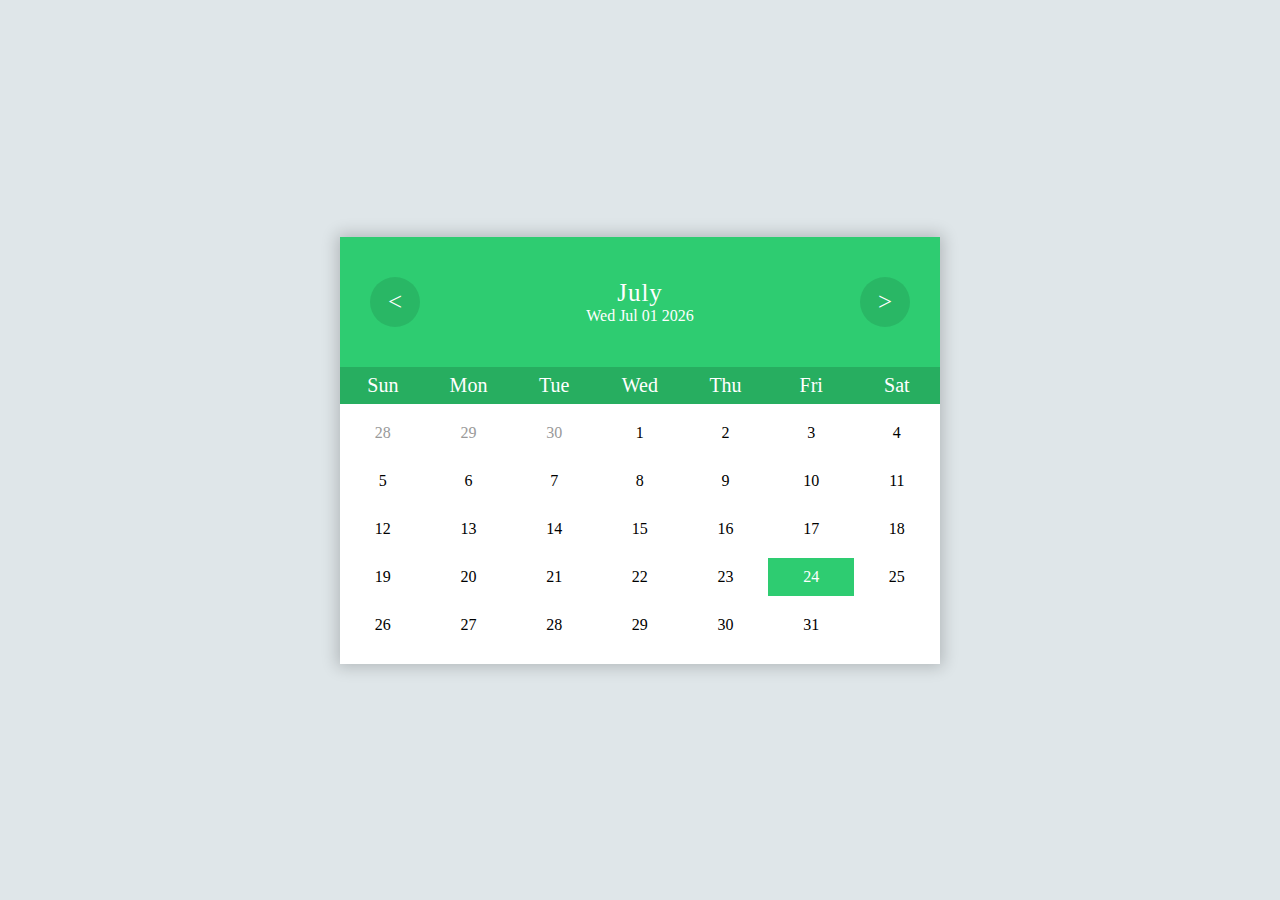
<file: pro_links/Calander/index.html>
<!DOCTYPE html>
<html lang="en">

<head>
    <meta charset="UTF-8">
    <meta http-equiv="X-UA-Compatible" content="IE=edge">
    <meta name="viewport" content="width=device-width, initial-scale=1.0">
    <link rel="stylesheet" href="./css/index.css">
    <title>Calendar Projects</title>
</head>

<body onload="Reloade();">
    <div class="box">
        <div class="calendar">
            <div class="month">
                <div class="prev" onclick="moveMonth('prev');">
                    <span>
                        < </span>
                </div>
                <div>
                    <h2 id="month"></h2>
                    <p id="date_str"></p>
                </div>
                <div class="next" onclick="moveMonth('next');">
                    <span>></span>
                </div>
            </div>
            <div class="weeks">
                <div>Sun</div>
                <div>Mon</div>
                <div>Tue</div>
                <div>Wed</div>
                <div>Thu</div>
                <div>Fri</div>
                <div>Sat</div>
            </div>
            <div class="days">
            </div>
        </div>
    </div>
    <script src="./js/index.js"></script>
</body>

</html>
</file>
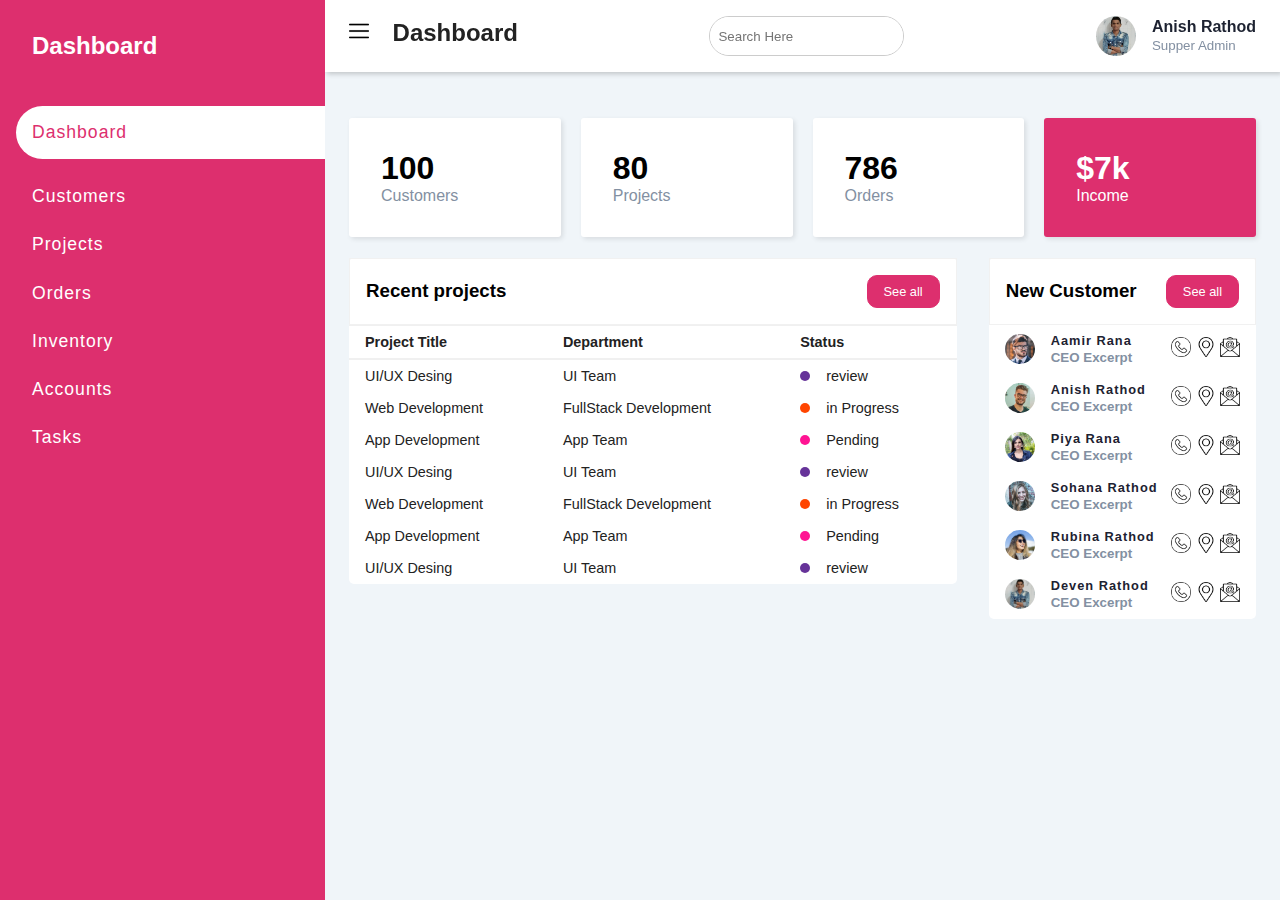
<file: pro_links/Dashboard/index.html>
<!DOCTYPE html>
<html lang="en">

<head>
  <meta charset="UTF-8" />
  <meta http-equiv="X-UA-Compatible" content="IE=edge" />
  <meta name="viewport" content="width=device-width, initial-scale=1.0" />
  <link rel="stylesheet" href="./css/style.css" />
  <title>Dashboard</title>
</head>

<body>
  <input type="checkbox" id="nav_toggle">
  <div class="sidebar">
    <div class="sidebar_brand">
      <h2>Dashboard</h2>
    </div>
    <div class="sidebar_menu">
      <ul>
        <li>
          <a href="" class="active"><span>Dashboard</span></a>
        </li>
        <li>
          <a href=""><span>Customers</span></a>
        </li>
        <li>
          <a href=""><span>Projects</span></a>
        </li>
        <li>
          <a href=""><span>Orders</span></a>
        </li>
        <li>
          <a href=""><span>Inventory</span></a>
        </li>
        <li>
          <a href=""><span>Accounts</span></a>
        </li>
        <li>
          <a href=""><span>Tasks</span></a>
        </li>
      </ul>
    </div>
  </div>
  <div class="main_content">
    <header>
      <h2>
        <label for="nav_toggle">
          <img src="./img/menu.png" width="20px" height="20px" alt="" />
        </label>
        Dashboard
      </h2>
      <div class="search_wrapper">
        <input type="search" placeholder="Search Here" />
      </div>
      <div class="user_wrapper">
        <img src="./img/me.jpg" width="40px" height="40px" alt="" />
        <div>
          <h4>Anish Rathod</h4>
          <small>Supper Admin</small>
        </div>
      </div>
    </header>
    <main>
      <div class="cards">
        <div class="card_single">
          <div>
            <h1>100</h1>
            <span>Customers</span>
          </div>
        </div>
        <div class="card_single">
          <div>
            <h1>80</h1>
            <span>Projects</span>
          </div>
        </div>
        <div class="card_single">
          <div>
            <h1>786</h1>
            <span>Orders</span>
          </div>
        </div>
        <div class="card_single">
          <div>
            <h1>$7k</h1>
            <span>Income</span>
          </div>
        </div>
      </div>
      <div class="recent_grid">
        <div class="projects">
          <div class="card">
            <div class="card_header">
              <h3>Recent projects</h3>
              <button>See all</button>
            </div>
            <div class="card_body">
              <div class="table_renponsive">
                <table width="100%">
                  <thead>
                    <tr>
                      <td>Project Title</td>
                      <td>Department</td>
                      <td>Status</td>
                    </tr>
                  </thead>
                  <tbody>
                    <tr>
                      <td>UI/UX Desing</td>
                      <td>UI Team</td>
                      <td>
                        <span class="status purple">
                        </span>
                        review
                      </td>
                    </tr>
                    <tr>
                      <td>Web Development</td>
                      <td>FullStack Development</td>
                      <td>
                        <span class="status orange">
                        </span>
                        in Progress
                      </td>
                    </tr>
                    <tr>
                      <td>App Development</td>
                      <td>App Team</td>
                      <td>
                        <span class="status pink">
                        </span>
                        Pending
                      </td>
                    </tr>
                    <tr>
                      <td>UI/UX Desing</td>
                      <td>UI Team</td>
                      <td>
                        <span class="status purple">
                        </span>
                        review
                      </td>
                    </tr>
                    <tr>
                      <td>Web Development</td>
                      <td>FullStack Development</td>
                      <td>
                        <span class="status orange">
                        </span>
                        in Progress
                      </td>
                    </tr>
                    <tr>
                      <td>App Development</td>
                      <td>App Team</td>
                      <td>
                        <span class="status pink">
                        </span>
                        Pending
                      </td>
                    </tr>
                    <tr>
                      <td>UI/UX Desing</td>
                      <td>UI Team</td>
                      <td>
                        <span class="status purple">
                        </span>
                        review
                      </td>
                    </tr>
                  </tbody>
                </table>
              </div>
            </div>
          </div>
        </div>
        <div class="customers">
          <div class="card">
            <div class="card_header">
              <h3>New Customer</h3>
              <button>See all</button>
            </div>
            <div class="card_body">
              <div class="customer">
                <div class="info">
                  <img src="./img/comments-2.jpg" width="30px" height="30px" alt="">
                  <div>
                    <h4>Aamir Rana</h4>
                    <small> CEO Excerpt
                    </small>
                  </div>
                </div>
                <div class="contact">
                  <img src="./img/phone-icon.png" width="10px" height="10px" alt="">
                  <img src="./img/map-icon.png" width="10px" height="10px" alt="">
                  <img src="./img/email-icon.png" width="10px" height="10px" alt="">
                </div>
              </div>
              <div class="customer">
                <div class="info">
                  <img src="./img/comments-5.jpg" width="30px" height="30px" alt="">
                  <div>
                    <h4>Anish Rathod</h4>
                    <small> CEO Excerpt
                    </small>
                  </div>
                </div>
                <div class="contact">
                  <img src="./img/phone-icon.png" width="10px" height="10px" alt="">
                  <img src="./img/map-icon.png" width="10px" height="10px" alt="">
                  <img src="./img/email-icon.png" width="10px" height="10px" alt="">
                </div>
              </div>
              <div class="customer">
                <div class="info">
                  <img src="./img/comments-4.jpg" width="30px" height="30px" alt="">
                  <div>
                    <h4>Piya Rana</h4>
                    <small> CEO Excerpt
                    </small>
                  </div>
                </div>
                <div class="contact">
                  <img src="./img/phone-icon.png" width="10px" height="10px" alt="">
                  <img src="./img/map-icon.png" width="10px" height="10px" alt="">
                  <img src="./img/email-icon.png" width="10px" height="10px" alt="">
                </div>
              </div>
              <div class="customer">
                <div class="info">
                  <img src="./img/comments-3.jpg" width="30px" height="30px" alt="">
                  <div>
                    <h4>Sohana Rathod</h4>
                    <small> CEO Excerpt
                    </small>
                  </div>
                </div>
                <div class="contact">
                  <img src="./img/phone-icon.png" width="10px" height="10px" alt="">
                  <img src="./img/map-icon.png" width="10px" height="10px" alt="">
                  <img src="./img/email-icon.png" width="10px" height="10px" alt="">
                </div>
              </div>

              <div class="customer">
                <div class="info">
                  <img src="./img/blog-author.jpg" width="30px" height="30px" alt="">

                  <div>
                    <h4>Rubina Rathod</h4>
                    <small> CEO Excerpt
                    </small>
                  </div>
                </div>
                <div class="contact">
                  <img src="./img/phone-icon.png" width="10px" height="10px" alt="">
                  <img src="./img/map-icon.png" width="10px" height="10px" alt="">
                  <img src="./img/email-icon.png" width="10px" height="10px" alt="">
                </div>
              </div>
              <div class="customer">
                <div class="info">
                  <img src="./img/me.jpg" width="30px" height="30px" alt="">

                  <div>
                    <h4>Deven Rathod</h4>
                    <small> CEO Excerpt
                    </small>
                  </div>
                </div>
                <div class="contact">
                  <img src="./img/phone-icon.png" width="10px" height="10px" alt="">
                  <img src="./img/map-icon.png" width="10px" height="10px" alt="">
                  <img src="./img/email-icon.png" width="10px" height="10px" alt="">
                </div>
              </div>
            </div>
          </div>
        </div>
    </main>
  </div>
</body>

</html>
</file>
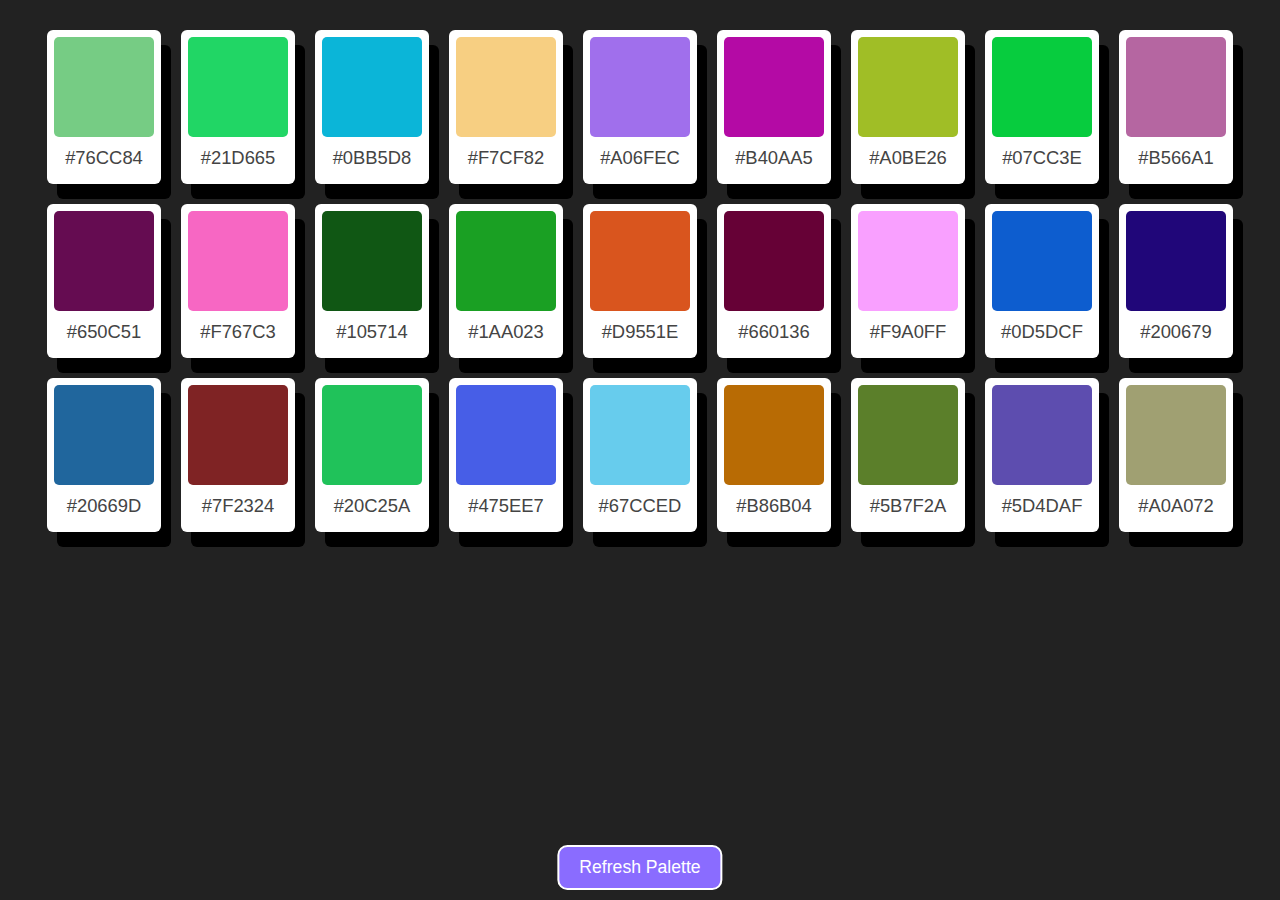
<file: pro_links/colorPalete.html>
<!DOCTYPE html>
<html lang="en">

<head>
    <meta charset="UTF-8">
    <meta http-equiv="X-UA-Compatible" content="IE=edge">
    <meta name="viewport" content="width=device-width, initial-scale=1.0">
    <title>Color Palette ❤️ </title>
    <style>
        * {
            margin: 0;
            padding: 0;
            box-sizing: border-box;
            font-family: "Poppins", sans-serif;
        }

        body {
            background: #222;
        }

        .container {
            margin: 20px;
            display: flex;
            flex-wrap: wrap;
            justify-content: center;
        }

        .container .color {
            background: #fff;
            list-style: none;
            margin: 10px;
            padding: 7px;
            border-radius: 6px;
            text-align: center;
            cursor: pointer;
            box-shadow: 10px 15px #000;
            transition: transform 0.3s ease;
        }

        .container .color:active {
            transform: scale(0.95);

        }

        .color:hover .rect-box {
            filter: brightness(110%);
        }

        .color .hex-value {
            display: block;
            color: #444;
            font-weight: 500;
            font-size: 1.15rem;
            margin: 10px 0 8px;
            text-transform: uppercase;
        }

        .color .rect-box {
            width: 100px;
            height: 100px;
            border-radius: 5px;
            background: #8A6CFF;

        }

        .refresh-btn {
            position: fixed;
            left: 50%;
            bottom: 10px;
            outline: none;
            font-size: 1.1rem;
            padding: 10px 20px;
            font-weight: 500;
            color: #fff;
            background: #8A6CFF;
            border: 2px solid #fff;
            border-radius: 10px;
            transform: translateX(-50%);
            cursor: pointer;
        }
    </style>
</head>

<body>
    <ul class="container"></ul>
    <button class="refresh-btn">Refresh Palette</button>

    <script>
        const refreshBtn = document.querySelector(".refresh-btn");
        const container = document.querySelector(".container");
        const maxbox = 27;
        const generatePalette = () => {
            container.innerHTML = " ";
            for (i = 0; i < maxbox; i++) {
                let randomHex = Math.floor(Math.random() * 0xffffff).toString(16);
                randomHex = `#${randomHex.padStart(6, "0")}`

                const color = document.createElement("li");
                color.classList.add("color");
                color.innerHTML = `<div class="rect-box" style="background:${randomHex}"></div>
                                   <span class="hex-value">${randomHex}</span>`;
                color.addEventListener("click", () => copyColor(color, randomHex));

                container.appendChild(color);
            }
        }
        generatePalette();
        const copyColor = (elem, haxVal) => {
            const colorElement = elem.querySelector(".hex-value");
            // console.log(elem, haxval);
            navigator.clipboard.writeText(haxVal).then(() => {
                colorElement.innerHTML = "Copied"
                setTimeout(() => colorElement.innerHTML = haxVal, 1000);
            })


        }
        refreshBtn.addEventListener("click", generatePalette);    </script>


</body>

</html>
</file>
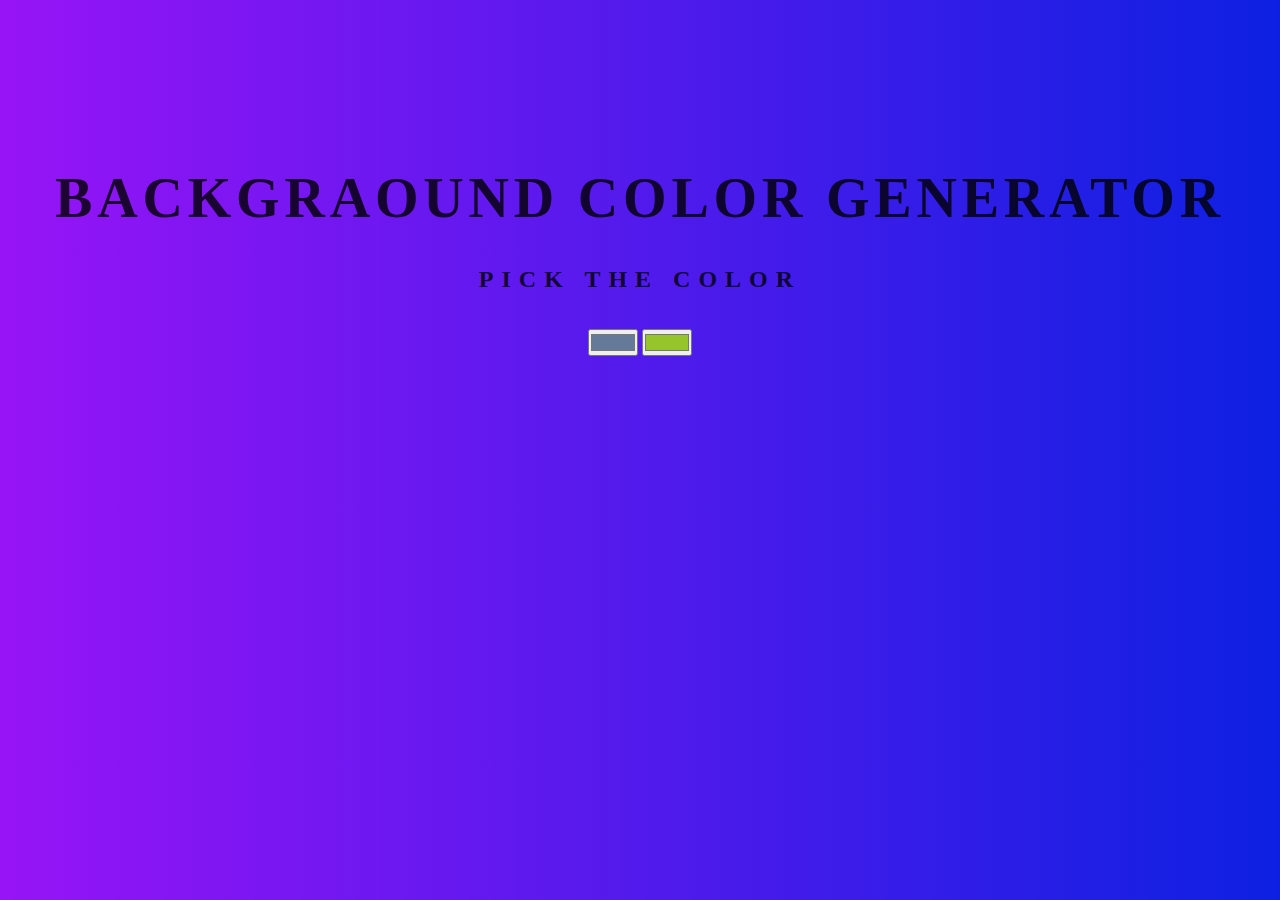
<file: pro_links/LinearBackground.html>
<!DOCTYPE html>
<html lang="en">

<head>
    <meta charset="UTF-8">
    <meta http-equiv="X-UA-Compatible" content="IE=edge">
    <meta name="viewport" content="width=device-width, initial-scale=1.0">

    <title>Linear-Gradient color</title>
    <style>
        * {
            margin: 0;
            padding: 0;
            box-sizing: border-box;
        }

        #bodybg {
            width: 100%;
            height: 100vh;
            background-image: linear-gradient(to right, #9714f6, #0d20e2);
        }

        #centerdiv {
            width: 100%;
            position: absolute;
            top: 30%;
            left: 50%;
            transform: translate(-50%, -50%);
            text-align: center;
        }

        h1 {
            font-size: 3.5rem;
            font-weight: bold;
            color: rgba(0, 0, 0, .8);
            text-transform: uppercase;
            letter-spacing: .3rem;
        }

        h2 {
            font-size: 1.5rem;
            font-weight: bold;
            color: rgba(0, 0, 0, .8);
            text-transform: uppercase;
            letter-spacing: .5rem;
        }

        h3 {
            font-size: 1.5rem;
            font-weight: bold;
            color: rgba(0, 0, 0, .8);
            text-transform: capitalize;
            letter-spacing: .2rem;
            width: 80%;
            margin: auto;
        }
    </style>
</head>

<body id="bodybg">
    <div id="centerdiv">
        <h1>BACKGRAOUND COLOR GENERATOR</h1>
        <br><br>
        <h2>PICK THE COLOR</h2>
        <br><br>
        <input type="color" id="colorone" value="#657A99">
        <input type="color" id="colortwo" value="#95C42B">
        <br><br>
        <h3 id="show"></h3>
    </div>


    <script>

        const one = document.getElementById('colorone');
        const two = document.getElementById('colortwo');
        const bodybg = document.getElementById('bodybg');
        const show = document.getElementById('show');

        function setbgcolor() {
            bodybg.style.background = `linear-gradient(to right,${colorone.value},${colortwo.value})`;
            show.textContent = `copy code: linear-gradient(35deg,${colorone.value},${colortwo.value})`;
        }
        one.addEventListener('input', setbgcolor);
        two.addEventListener('input', setbgcolor);
    </script>
</body>

</html>
</file>
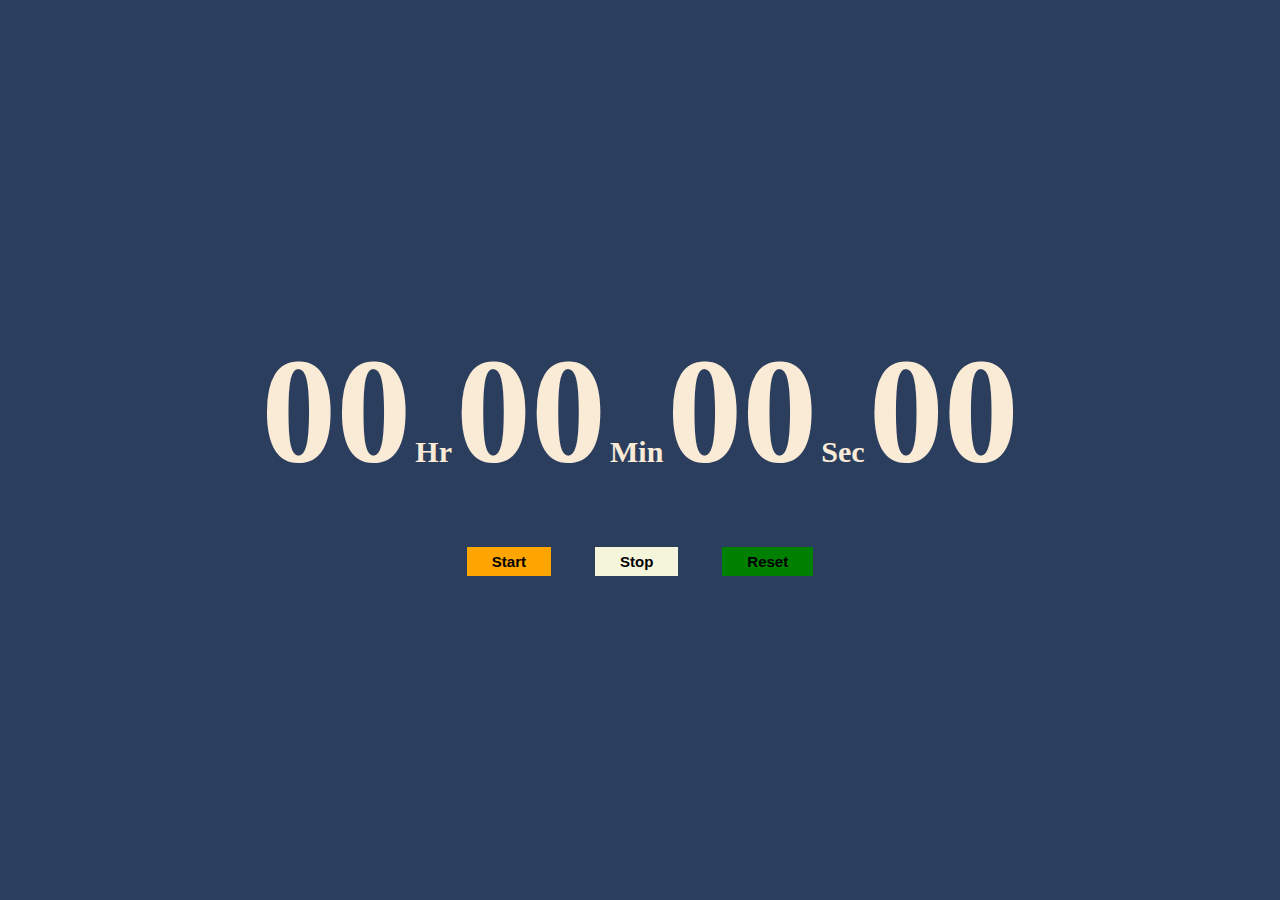
<file: pro_links/Timer.html>
<!DOCTYPE html>
<html lang="en">

<head>
    <meta charset="UTF-8">
    <meta http-equiv="X-UA-Compatible" content="IE=edge">
    <meta name="viewport" content="width=device-width, initial-scale=1.0">
    <link rel="stylesheet" href="Timer.css">
    <title>🕥</title>
</head>

<body>

    <div id="contener">
        <div id="time">
            <span class="digit" id="hr">00</span>
            <span class="txt">Hr</span>
            <span class="digit" id="min">00</span>
            <span class="txt">Min</span>
            <span class="digit" id="sec">00</span>
            <span class="txt">Sec</span>
            <span class="digit" id="count">00</span>
        </div>
        <div id="button">
            <button class="btn" id="st" onclick=" Start()">Start</button>
            <button class="btn" id="s" onclick=" Stop()">Stop</button>
            <button class="btn" id="re" onclick=" Reset()">Reset</button>
        </div>
    </div>
    <script src="Timer.js"></script>
</body>

</html>
</file>
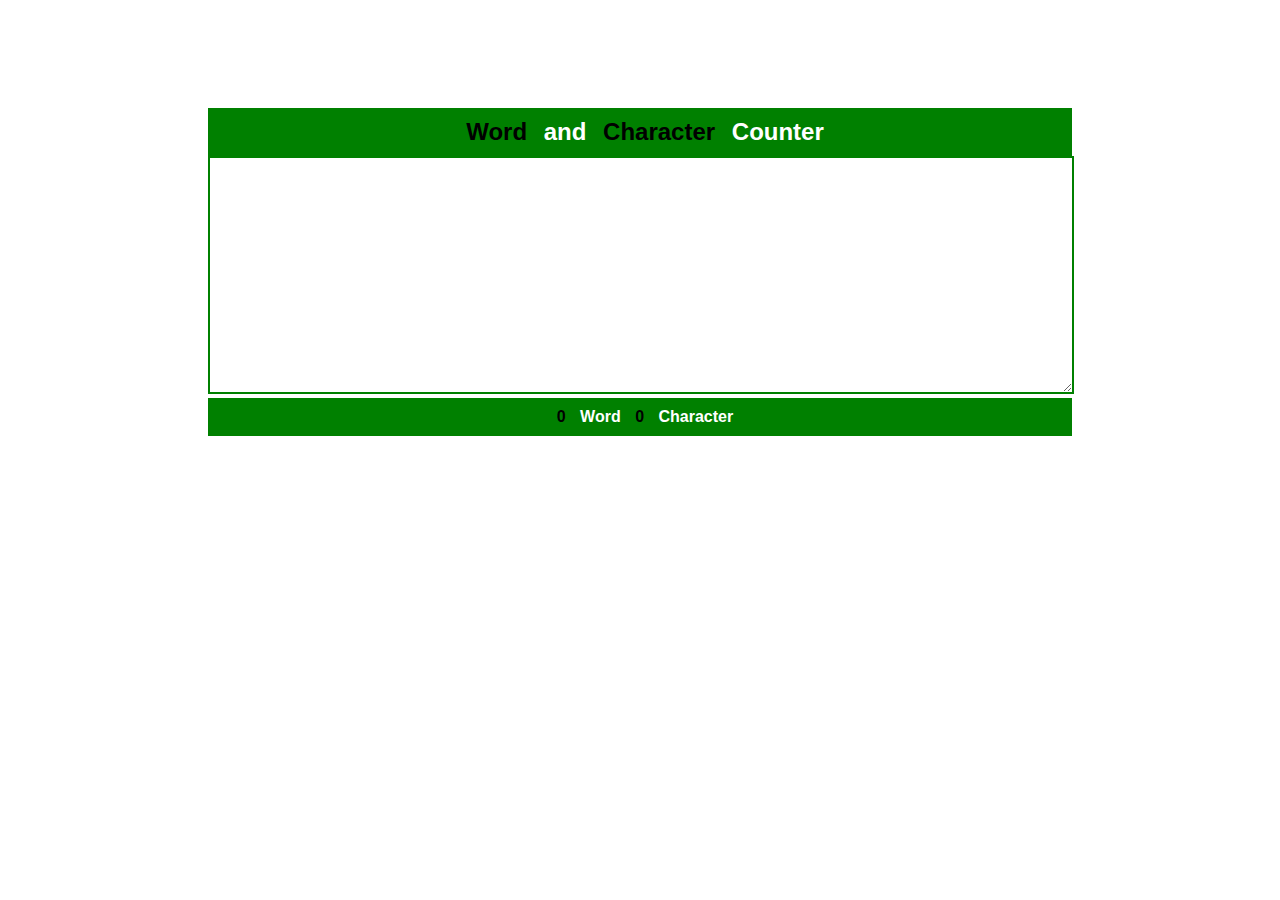
<file: pro_links/Word&Char Counter.html>
<!DOCTYPE html>
<html lang="en">

<head>
    <meta charset="UTF-8">
    <meta http-equiv="X-UA-Compatible" content="IE=edge">
    <meta name="viewport" content="width=device-width, initial-scale=1.0">
    <title>Word and Character Counter</title>
    <style>
        body {
            padding: 100px 200px;
            font-family: sans-serif;
        }

        h2 {
            text-align: center;
            background-color: green;
            color: white;
            padding: 10px;
            margin: 0px;
        }

        textarea {
            font-family: sans-serif;
            width: 99.3%;
            border: 2px solid green;
            font-size: 20px;
            font-weight: bold;
            text-transform: capitalize;
        }

        p {
            text-align: center;
            background-color: green;
            color: white;
            padding: 10px;
            margin: 0px;
            font-weight: bold;
        }

        span {
            margin: 10px;
            color: #000;
        }
    </style>
</head>

<body>
    <h2> <span>Word</span> and <span>Character</span> Counter</h2>
    <textarea id="text" cols="30" rows="10"></textarea>
    <p><span id="word">0</span> Word <span id="char">0</span> Character</p>


    <script>
        let text = document.getElementById("text");
        text.addEventListener('input', function (e) {
            let val = this.value;
            let len = val.length;
            document.getElementById("char").innerHTML = len;
            val = val.trim();
            let word = val.split(" ");
            let change = word.filter(function (v) {
                return v != "";
            });
            document.getElementById("word").innerHTML = change.length;



        });
    </script>

</body>

</html>
</file>
<file: pro_links/Calander/css/index.css>
* {
  box-sizing: border-box;
  font-family: "Times New Roman", Times, serif;
  margin: 0;
  padding: 0;
}
.box {
  display: flex;
  width: 100vw;
  height: 100vh;
  background-color: #dfe6e9;
}
.calendar {
  margin: auto;
  width: 600px;
  background-color: #fff;
  box-shadow: 0px 0px 15px 3px rgba(0, 0, 0, 0.2);
}
.month {
  display: flex;
  justify-content: space-between;
  align-items: center;
  text-align: center;
  width: 100%;
  padding: 40px 30px;
  background-color: #2ecc71;
  color: #fff;
}
.weeks {
  display: flex;
  background-color: #27ae60;
}
.weeks div {
  width: 14.28%;
  text-align: center;
  color: #fff;
  padding: 7px;
  font-size: 20px;
}
.days {
  display: flex;
  flex-wrap: wrap;
  text-align: center;
  font-weight: 300;
  padding: 10px 0;
}
.days div {
  width: 14.28%;
  margin-bottom: 10px;
  padding: 10px 0;
  transition: 0.5s;
}
.days div:hover {
  background-color: #dfe6e9;
  cursor: pointer;
}
.prev_day {
  color: #999;
}
.today {
  background-color: #2ecc71;
  color: #fff;
}
#month {
  font-size: 25px;
  letter-spacing: 1px;
  font-weight: 500;
}
.prev,
.next {
  display: flex;
  justify-content: center;
  align-items: center;
  font-size: 25px;
  height: 50px;
  width: 50px;
  border-radius: 50%;
  background-color: rgba(0, 0, 0, 0.1);
  transition: 0.5s;
  cursor: pointer;
}
.prev:hover,
.next:hover {
  background-color: rgba(0, 0, 0, 0.2);
}
</file>
<file: pro_links/Dashboard/css/style.css>
:root {
  --main_color: #dd2f6e;
  --color_dark: #1d2231;
  --text_gray: #8390a2;
  --color: #fff;
}
* {
  margin: 0;
  padding: 0;
  box-sizing: border-box;
  list-style-type: none;
  text-decoration: none;
  font-family: "Poppins", sans-serif;
}
.sidebar {
  width: 325px;
  height: 100%;
  position: fixed;
  left: 0;
  top: 0;
  background-color: var(--main_color);
  z-index: 100;
  transition: width 300ms;
}
.sidebar_brand {
  height: 90px;
  padding: 2rem;
  color: var(--color);
}
.sidebar_menu {
  margin-top: 1rem;
}
.sidebar_menu li {
  width: 100%;
  margin-bottom: 1.7rem;
  padding-left: 1rem;
}
.sidebar_menu a {
  display: block;
  padding-left: 1rem;
  color: var(--color);
  font-size: 1.1rem;
  letter-spacing: 1px;
}
.sidebar_menu a.active {
  background-color: var(--color);
  padding-top: 1rem;
  padding-bottom: 1rem;
  color: var(--main_color);
  border-radius: 30px 0px 0px 30px;
}
#nav_toggle {
  display: none;
}
#nav_toggle:checked + .sidebar {
  width: 70px;
}
#nav_toggle:checked ~ .main_content {
  margin-left: 70px;
  transition: margin-left 300ms;
}
#nav_toggle:checked ~ .main_content header {
  width: calc(100% -70px);
  left: 70px;
}
header {
  display: flex;
  justify-content: space-between;
  padding: 1rem 1.5rem;
  box-shadow: 2px 2px 5px rgba(0, 0, 0, 0.2);
  position: fixed;
  left: 325px;
  top: 0;
  width: calc(100% - 325px);
  z-index: 10;
  background-color: var(--color);
  transition: left 300ms;
}
header h2 {
  color: #222;
}
header label {
  font-size: 1.7rem;
  padding-right: 1rem;
}

.search_wrapper {
  border: 1px solid #ccc;
  border-radius: 50px;
  height: 40px;
  display: flex;
  align-items: center;
  overflow-x: hidden;
}
.search_wrapper input {
  height: 100%;
  padding: 0.5rem;
  outline: none;
  border: none;
}
.user_wrapper {
  display: flex;
  align-items: center;
}
.user_wrapper h4 {
  color: var(--color_dark);
}
.user_wrapper img {
  border-radius: 50%;
  margin-right: 1rem;
}
.user_wrapper small {
  color: var(--text_gray);
  display: inline-block;
}
.main_content {
  margin-left: 325px;
  transition: margin-left 300ms;
}
main {
  margin-top: 70px;
  padding: 2rem 1.5rem;
  background-color: #f0f5f9;
  min-height: calc(100vh - 70px);
}
.cards {
  display: grid;
  grid-template-columns: repeat(4, 1fr);
  grid-gap: 20px;
  margin-top: 1rem;
}
.card_single {
  display: flex;
  justify-content: space-between;
  background-color: #fff;
  padding: 2rem;
  border-radius: 3px;
  box-shadow: 2px 2px 5px rgba(0, 0, 0, 0.1);
}
.card_single h4 {
  color: var(--color_dark);
}
.card_single span {
  color: var(--text_gray);
}
.card_single:last-child {
  background-color: var(--main_color);
}
.card_single:last-child span {
  color: var(--color);
}
.card_single:last-child {
  color: var(--color);
}
.recent_grid {
  margin-top: 1.3rem;
  display: grid;
  grid-gap: 2rem;
  grid-template-columns: 67% auto;
}
.card {
  background-color: var(--color);
  border-radius: 5px;
}
.card_header {
  padding: 1rem;
}
.card_header {
  display: flex;
  justify-content: space-between;
  align-items: center;
  border: 1px solid #f0f0f0f0;
}
.card_header button {
  padding: 0.5rem 1rem;
  font-size: 0.8rem;
  color: var(--color);
  border-radius: 10px;
  border: 1px solid var(--main_color);
  background-color: var(--main_color);
}

table {
  border-collapse: collapse;
}
thead tr {
  border-top: 1px solid #f0f0f0;
  border-bottom: 2px solid #f0f0f0;
}
thead td {
  font-weight: 700;
}
td {
  padding: 0.5rem 1rem;
  font-size: 0.9rem;
  color: #222;
}
tr td:last-child {
  display: flex;
  align-items: center;
}
.status {
  display: inline-block;
  height: 10px;
  width: 10px;
  border-radius: 50%;
  margin-right: 1rem;
}
.status.purple {
  background: rebeccapurple;
}
.status.pink {
  background: deeppink;
}
.status.orange {
  background: orangered;
}
.table_responsive {
  width: 100%;
  overflow-x: auto;
}
.info {
  display: flex;
  align-items: center;
}
.customer {
  display: flex;
  justify-content: space-between;
  align-items: center;
  padding: 0.5rem 1rem;
}
.info img {
  border-radius: 50%;
  margin-right: 1rem;
}
.info h4 {
  letter-spacing: 1px;
  color: var(--color_dark);
  font-weight: 700;
  font-size: 0.8rem;
}
.info small {
  color: var(--text_gray);
  font-weight: 600;
}
.contact img {
  display: inline-block;
  width: 20px;
  height: 20px;
}
</file>
<file: pro_links/Timer.css>
* {
  margin: 0;
  padding: 0;
  box-sizing: border-box;
}
body {
  background-color: #2c3e5e;
  display: flex;
  justify-content: center;
  align-items: center;
  height: 100vh;
}
#contener {
  color: antiquewhite;
}
.digit {
  font-size: 150px;
  font-weight: bold;
}
.txt {
  font-size: 30px;
  font-weight: bold;
}
#button {
  text-align: center;
  margin-top: 50px;
}
.btn {
  padding: 6px 25px;
  margin: 0px 20px;
  font-size: 15px;
  font-weight: bold;
  cursor: pointer;
  border: 0px;
}
#st {
  background-color: orange;
}
#s {
  background-color: beige;
}
#re {
  background-color: green;
}
</file>
